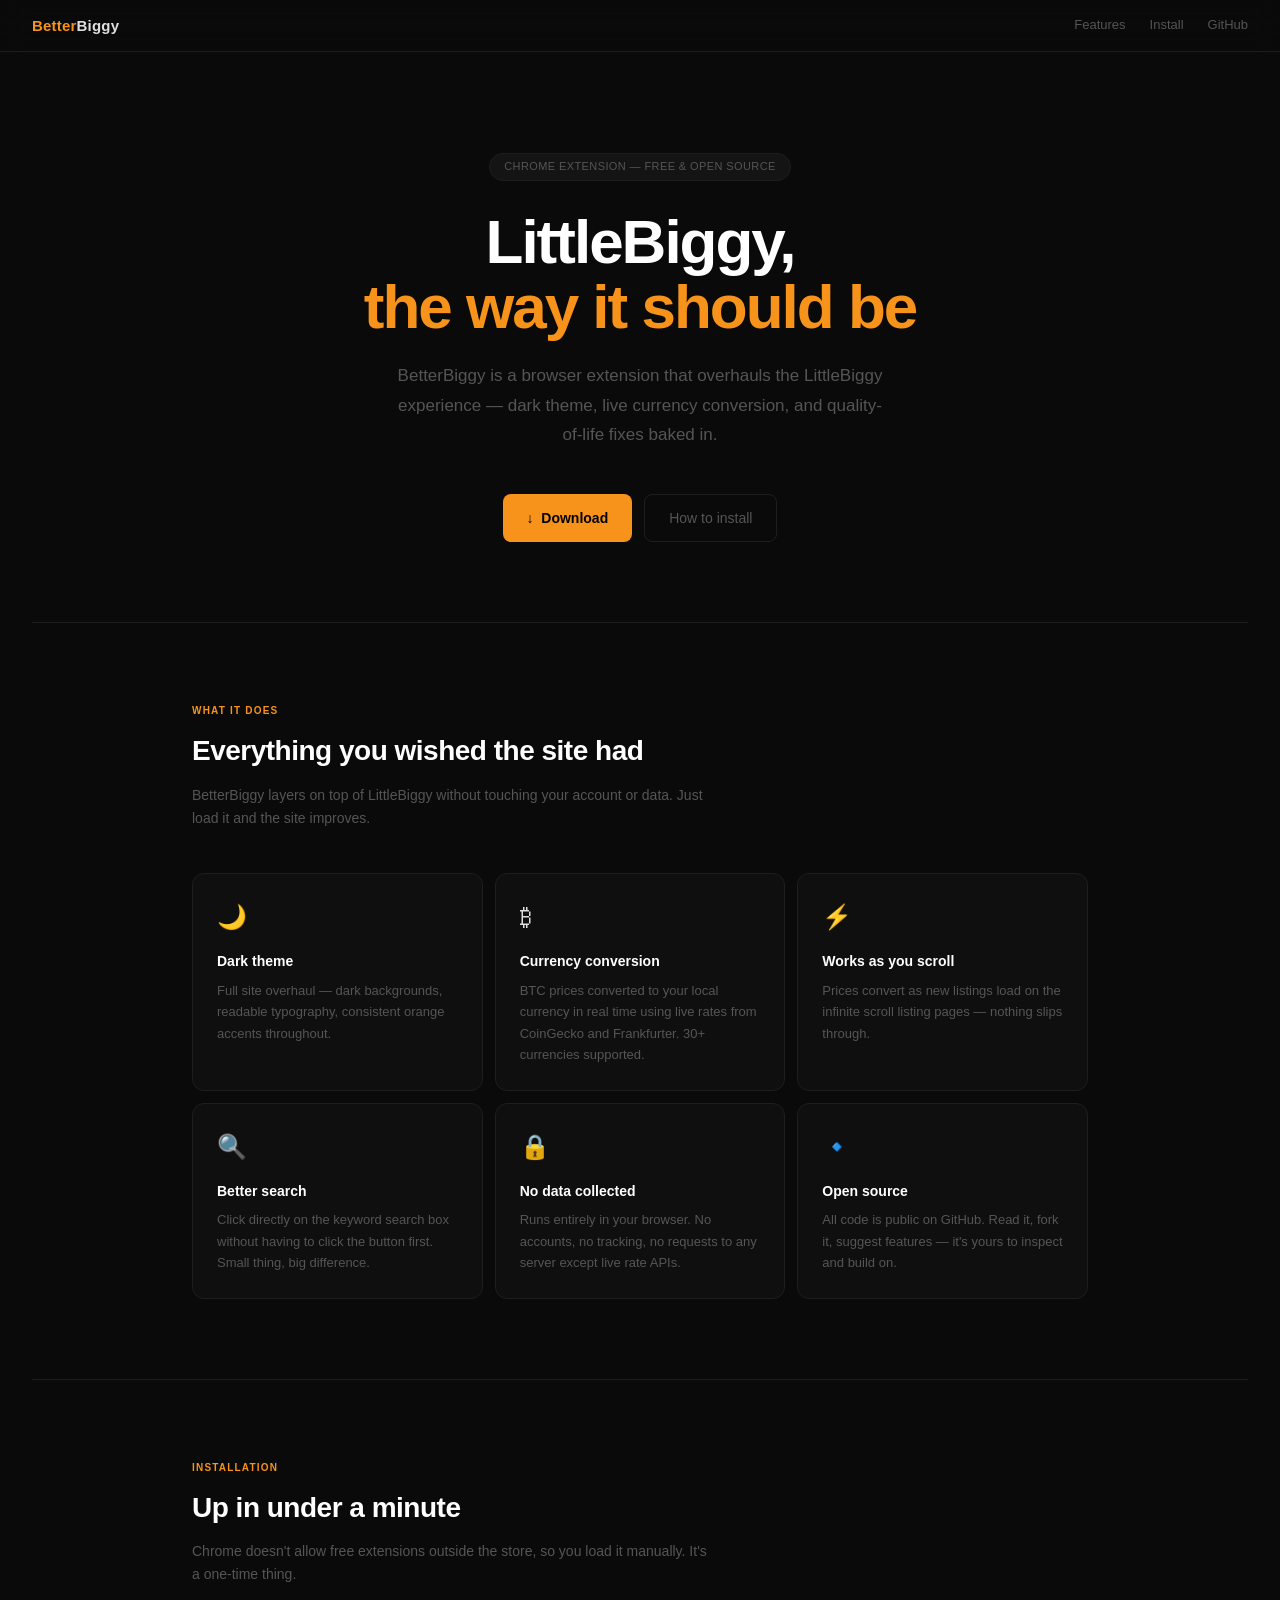
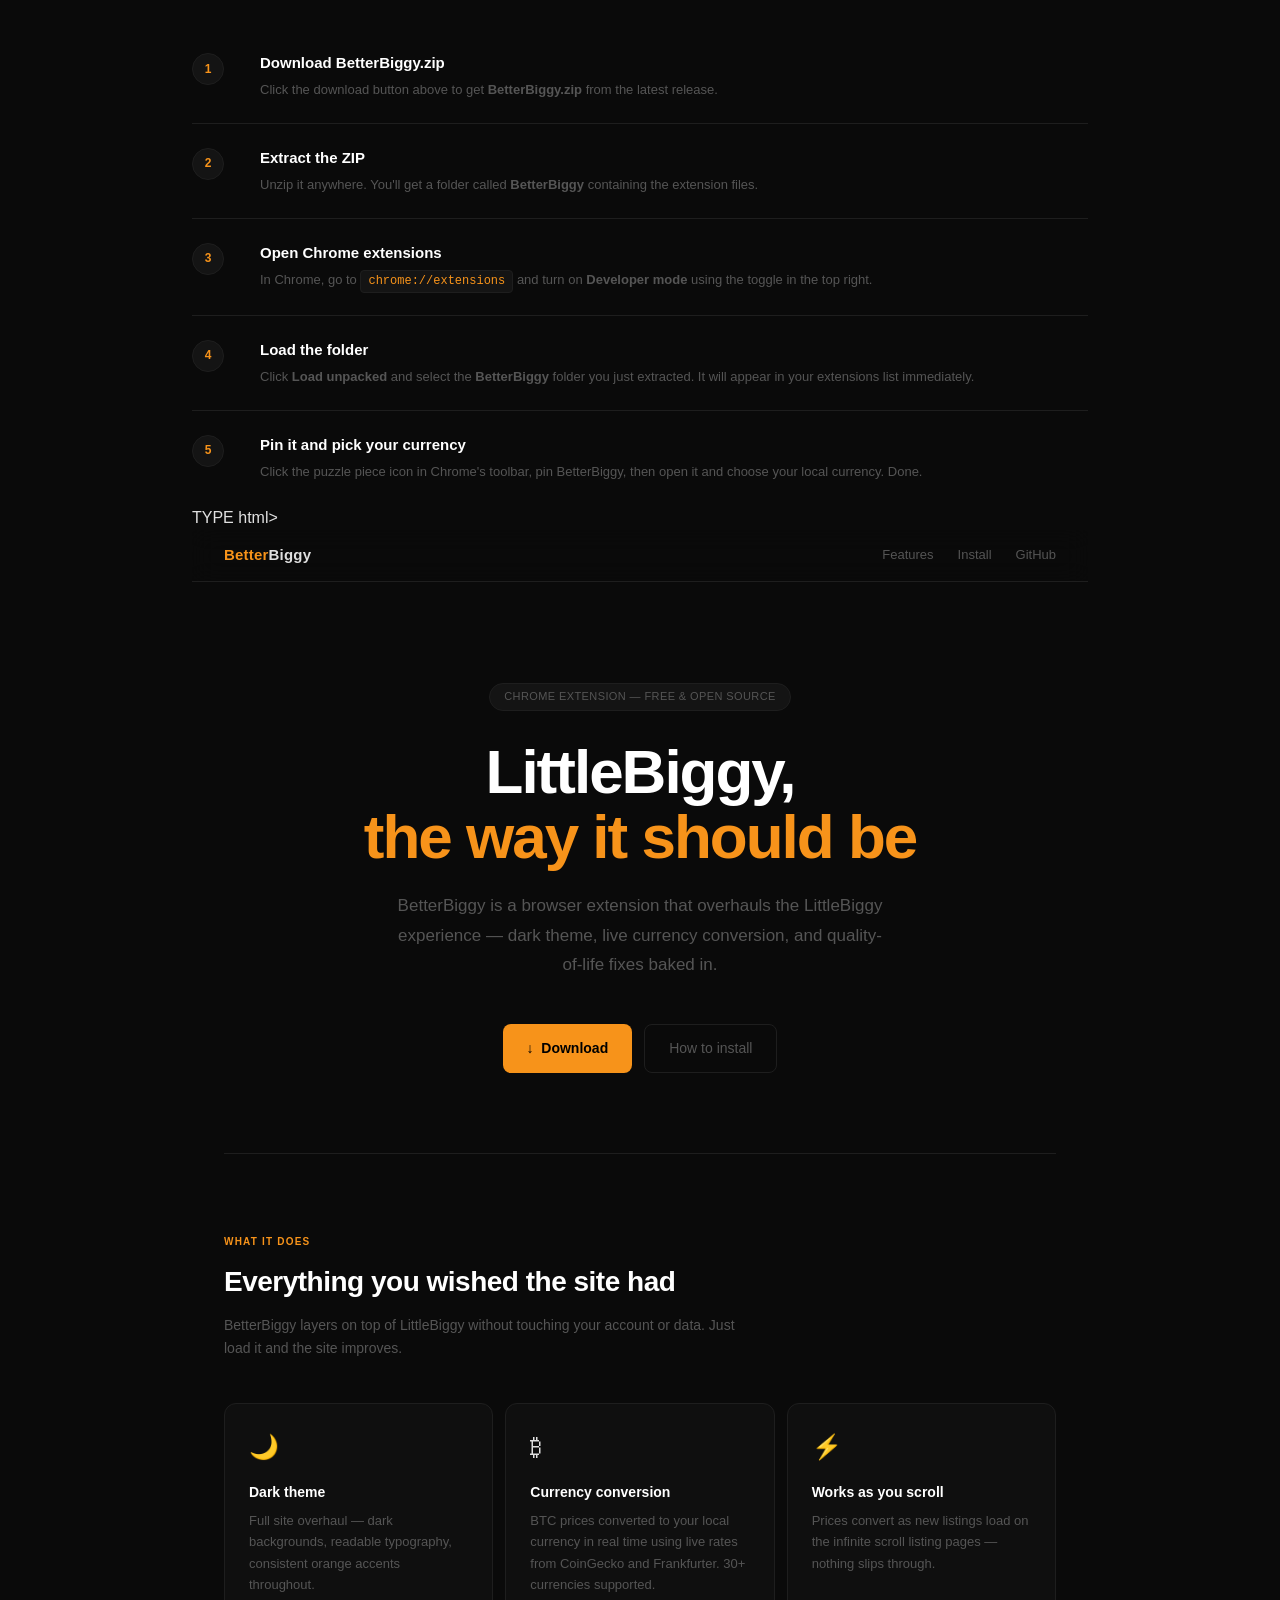
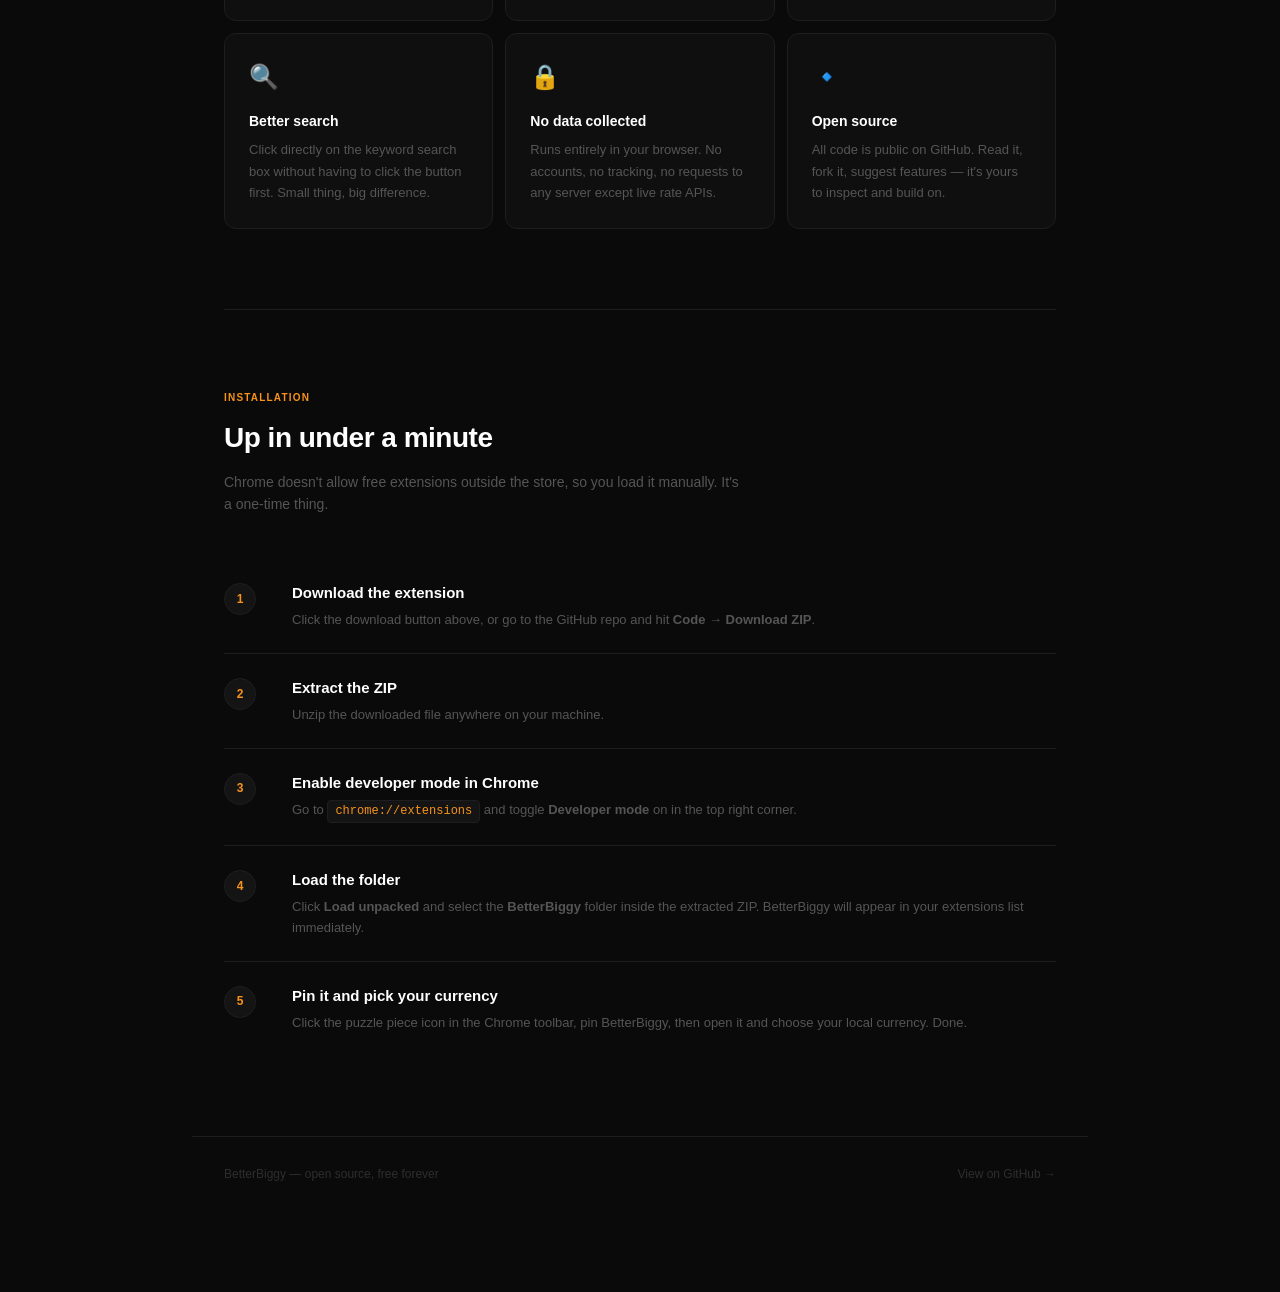
<file: index.html>
<!DOCTYPE html>
<html lang="en">
<head>
  <meta charset="utf-8">
  <meta name="viewport" content="width=device-width, initial-scale=1">
  <title>BetterBiggy — LittleBiggy Mod</title>
  <meta name="description" content="BetterBiggy is a free browser extension that enhances LittleBiggy with a dark theme, local currency conversion, and quality-of-life improvements.">
  <style>
    *, *::before, *::after { box-sizing: border-box; margin: 0; padding: 0; }

    :root {
      --orange: #f7931a;
      --bg:     #0a0a0a;
      --bg2:    #0f0f0f;
      --bg3:    #141414;
      --border: #1e1e1e;
      --text:   #e0e0e0;
      --muted:  #555;
      --dim:    #2e2e2e;
    }

    html { scroll-behavior: smooth; }

    body {
      font-family: -apple-system, BlinkMacSystemFont, "Segoe UI", sans-serif;
      background: var(--bg);
      color: var(--text);
      line-height: 1.6;
    }

    a { color: var(--orange); text-decoration: none; }
    a:hover { text-decoration: underline; }

    /* ── Nav ───────────────────────────────────────────────── */
    nav {
      position: sticky;
      top: 0;
      z-index: 10;
      background: #0a0a0acc;
      backdrop-filter: blur(12px);
      border-bottom: 1px solid var(--border);
      padding: 0 32px;
      display: flex;
      align-items: center;
      justify-content: space-between;
      height: 52px;
    }

    .nav-logo {
      font-size: 15px;
      font-weight: 700;
      letter-spacing: 0.2px;
    }
    .nav-logo .accent { color: var(--orange); }

    .nav-links {
      display: flex;
      gap: 24px;
      font-size: 13px;
    }
    .nav-links a { color: var(--muted); transition: color 0.15s; }
    .nav-links a:hover { color: var(--text); text-decoration: none; }

    /* ── Hero ──────────────────────────────────────────────── */
    .hero {
      max-width: 780px;
      margin: 0 auto;
      padding: 100px 32px 80px;
      text-align: center;
    }

    .badge {
      display: inline-flex;
      align-items: center;
      gap: 6px;
      background: var(--bg3);
      border: 1px solid var(--border);
      border-radius: 20px;
      padding: 4px 14px;
      font-size: 11px;
      color: var(--muted);
      letter-spacing: 0.4px;
      margin-bottom: 28px;
      text-transform: uppercase;
    }

    h1 {
      font-size: clamp(40px, 6vw, 62px);
      font-weight: 800;
      color: #fff;
      letter-spacing: -2px;
      line-height: 1.05;
      margin-bottom: 22px;
    }
    h1 .accent { color: var(--orange); }

    .hero-sub {
      font-size: 17px;
      color: var(--muted);
      max-width: 500px;
      margin: 0 auto 44px;
      line-height: 1.75;
    }

    .hero-actions {
      display: flex;
      gap: 12px;
      justify-content: center;
      flex-wrap: wrap;
    }

    .btn-primary {
      display: inline-flex;
      align-items: center;
      gap: 8px;
      background: var(--orange);
      color: #000;
      font-weight: 700;
      font-size: 14px;
      padding: 12px 24px;
      border-radius: 8px;
      transition: opacity 0.15s;
    }
    .btn-primary:hover { opacity: 0.85; text-decoration: none; }

    .btn-secondary {
      display: inline-flex;
      align-items: center;
      gap: 8px;
      background: none;
      color: var(--muted);
      font-size: 14px;
      padding: 12px 24px;
      border-radius: 8px;
      border: 1px solid var(--border);
      transition: all 0.15s;
    }
    .btn-secondary:hover { border-color: var(--dim); color: var(--text); text-decoration: none; }

    /* ── Divider ───────────────────────────────────────────── */
    .divider { border: none; border-top: 1px solid var(--border); margin: 0 32px; }

    /* ── Section ───────────────────────────────────────────── */
    .section {
      max-width: 960px;
      margin: 0 auto;
      padding: 80px 32px;
    }

    .section-label {
      font-size: 10px;
      font-weight: 700;
      letter-spacing: 1.2px;
      text-transform: uppercase;
      color: var(--orange);
      margin-bottom: 10px;
    }

    .section h2 {
      font-size: 28px;
      font-weight: 700;
      color: #fff;
      letter-spacing: -0.5px;
      margin-bottom: 10px;
    }

    .section-sub {
      font-size: 14px;
      color: var(--muted);
      margin-bottom: 44px;
      max-width: 520px;
    }

    /* ── Feature grid ──────────────────────────────────────── */
    .features {
      display: grid;
      grid-template-columns: repeat(auto-fill, minmax(260px, 1fr));
      gap: 12px;
    }

    .feature {
      background: var(--bg2);
      border: 1px solid var(--border);
      border-radius: 12px;
      padding: 24px;
      transition: border-color 0.15s;
    }
    .feature:hover { border-color: var(--dim); }

    .feature-icon {
      font-size: 24px;
      margin-bottom: 14px;
      display: block;
    }

    .feature h3 {
      font-size: 14px;
      font-weight: 600;
      color: #fff;
      margin-bottom: 7px;
    }

    .feature p {
      font-size: 13px;
      color: var(--muted);
      line-height: 1.65;
    }

    /* ── Install steps ─────────────────────────────────────── */
    .steps { display: flex; flex-direction: column; }

    .step {
      display: grid;
      grid-template-columns: 52px 1fr;
      gap: 16px;
      padding: 22px 0;
      border-bottom: 1px solid var(--border);
    }
    .step:last-child { border-bottom: none; }

    .step-num {
      width: 32px;
      height: 32px;
      border-radius: 50%;
      background: var(--bg3);
      border: 1px solid var(--border);
      display: flex;
      align-items: center;
      justify-content: center;
      font-size: 12px;
      font-weight: 700;
      color: var(--orange);
      flex-shrink: 0;
      margin-top: 2px;
    }

    .step h3 {
      font-size: 15px;
      font-weight: 600;
      color: #fff;
      margin-bottom: 5px;
    }

    .step p { font-size: 13px; color: var(--muted); line-height: 1.6; }

    .code {
      display: inline-block;
      background: var(--bg3);
      border: 1px solid var(--border);
      border-radius: 4px;
      padding: 1px 7px;
      font-family: "SF Mono", "Fira Code", monospace;
      font-size: 12px;
      color: var(--orange);
    }

    /* ── Footer ────────────────────────────────────────────── */
    footer {
      border-top: 1px solid var(--border);
      padding: 28px 32px;
      display: flex;
      align-items: center;
      justify-content: space-between;
      font-size: 12px;
      color: var(--dim);
    }
    footer a { color: var(--dim); }
    footer a:hover { color: var(--muted); text-decoration: none; }
  </style>
</head>
<body>

  <nav>
    <div class="nav-logo"><span class="accent">Better</span>Biggy</div>
    <div class="nav-links">
      <a href="#features">Features</a>
      <a href="#install">Install</a>
      <a href="https://github.com/WollDo/BetterBiggy" target="_blank">GitHub</a>
    </div>
  </nav>

  <div class="hero">
    <div class="badge">Chrome Extension &mdash; Free &amp; Open Source</div>
    <h1>LittleBiggy,<br><span class="accent">the way it should be</span></h1>
    <p class="hero-sub">
      BetterBiggy is a browser extension that overhauls the LittleBiggy experience &mdash; dark theme, live currency conversion, and quality-of-life fixes baked in.
    </p>
    <div class="hero-actions">
      <a class="btn-primary" href="https://github.com/WollDo/BetterBiggy/releases/download/1.0.2/BetterBiggy.zip">
        &#8595;&nbsp; Download
      </a>
      <a class="btn-secondary" href="#install">How to install</a>
    </div>
  </div>

  <hr class="divider">

  <div class="section" id="features">
    <div class="section-label">What it does</div>
    <h2>Everything you wished the site had</h2>
    <p class="section-sub">BetterBiggy layers on top of LittleBiggy without touching your account or data. Just load it and the site improves.</p>

    <div class="features">
      <div class="feature">
        <span class="feature-icon">&#127769;</span>
        <h3>Dark theme</h3>
        <p>Full site overhaul &mdash; dark backgrounds, readable typography, consistent orange accents throughout.</p>
      </div>
      <div class="feature">
        <span class="feature-icon">&#x20BF;</span>
        <h3>Currency conversion</h3>
        <p>BTC prices converted to your local currency in real time using live rates from CoinGecko and Frankfurter. 30+ currencies supported.</p>
      </div>
      <div class="feature">
        <span class="feature-icon">&#9889;</span>
        <h3>Works as you scroll</h3>
        <p>Prices convert as new listings load on the infinite scroll listing pages &mdash; nothing slips through.</p>
      </div>
      <div class="feature">
        <span class="feature-icon">&#128269;</span>
        <h3>Better search</h3>
        <p>Click directly on the keyword search box without having to click the button first. Small thing, big difference.</p>
      </div>
      <div class="feature">
        <span class="feature-icon">&#128274;</span>
        <h3>No data collected</h3>
        <p>Runs entirely in your browser. No accounts, no tracking, no requests to any server except live rate APIs.</p>
      </div>
      <div class="feature">
        <span class="feature-icon">&#128313;</span>
        <h3>Open source</h3>
        <p>All code is public on GitHub. Read it, fork it, suggest features &mdash; it&apos;s yours to inspect and build on.</p>
      </div>
    </div>
  </div>

  <hr class="divider">

  <div class="section" id="install">
    <div class="section-label">Installation</div>
    <h2>Up in under a minute</h2>
    <p class="section-sub">Chrome doesn&apos;t allow free extensions outside the store, so you load it manually. It&apos;s a one-time thing.</p>

    <div class="steps">
      <div class="step">
        <div class="step-num">1</div>
        <div>
          <h3>Download BetterBiggy.zip</h3>
          <p>Click the download button above to get <strong>BetterBiggy.zip</strong> from the latest release.</p>
        </div>
      </div>
      <div class="step">
        <div class="step-num">2</div>
        <div>
          <h3>Extract the ZIP</h3>
          <p>Unzip it anywhere. You&apos;ll get a folder called <strong>BetterBiggy</strong> containing the extension files.</p>
        </div>
      </div>
      <div class="step">
        <div class="step-num">3</div>
        <div>
          <h3>Open Chrome extensions</h3>
          <p>In Chrome, go to <span class="code">chrome://extensions</span> and turn on <strong>Developer mode</strong> using the toggle in the top right.</p>
        </div>
      </div>
      <div class="step">
        <div class="step-num">4</div>
        <div>
          <h3>Load the folder</h3>
          <p>Click <strong>Load unpacked</strong> and select the <strong>BetterBiggy</strong> folder you just extracted. It will appear in your extensions list immediately.</p>
        </div>
      </div>
      <div class="step">
        <div class="step-num">5</div>
        <div>
          <h3>Pin it and pick your currency</h3>
          <p>Click the puzzle piece icon in Chrome&apos;s toolbar, pin BetterBiggy, then open it and choose your local currency. Done.</p>
        </div>
      </div>
    </div>TYPE html>
<html lang="en">
<head>
  <meta charset="utf-8">
  <meta name="viewport" content="width=device-width, initial-scale=1">
  <title>BetterBiggy — LittleBiggy Mod</title>
  <meta name="description" content="BetterBiggy is a free browser extension that enhances LittleBiggy with a dark theme, local currency conversion, and quality-of-life improvements.">
  <style>
    *, *::before, *::after { box-sizing: border-box; margin: 0; padding: 0; }

    :root {
      --orange: #f7931a;
      --bg:     #0a0a0a;
      --bg2:    #0f0f0f;
      --bg3:    #141414;
      --border: #1e1e1e;
      --text:   #e0e0e0;
      --muted:  #555;
      --dim:    #2e2e2e;
    }

    html { scroll-behavior: smooth; }

    body {
      font-family: -apple-system, BlinkMacSystemFont, "Segoe UI", sans-serif;
      background: var(--bg);
      color: var(--text);
      line-height: 1.6;
    }

    a { color: var(--orange); text-decoration: none; }
    a:hover { text-decoration: underline; }

    /* ── Nav ───────────────────────────────────────────────── */
    nav {
      position: sticky;
      top: 0;
      z-index: 10;
      background: #0a0a0acc;
      backdrop-filter: blur(12px);
      border-bottom: 1px solid var(--border);
      padding: 0 32px;
      display: flex;
      align-items: center;
      justify-content: space-between;
      height: 52px;
    }

    .nav-logo {
      font-size: 15px;
      font-weight: 700;
      letter-spacing: 0.2px;
    }
    .nav-logo .accent { color: var(--orange); }

    .nav-links {
      display: flex;
      gap: 24px;
      font-size: 13px;
    }
    .nav-links a { color: var(--muted); transition: color 0.15s; }
    .nav-links a:hover { color: var(--text); text-decoration: none; }

    /* ── Hero ──────────────────────────────────────────────── */
    .hero {
      max-width: 780px;
      margin: 0 auto;
      padding: 100px 32px 80px;
      text-align: center;
    }

    .badge {
      display: inline-flex;
      align-items: center;
      gap: 6px;
      background: var(--bg3);
      border: 1px solid var(--border);
      border-radius: 20px;
      padding: 4px 14px;
      font-size: 11px;
      color: var(--muted);
      letter-spacing: 0.4px;
      margin-bottom: 28px;
      text-transform: uppercase;
    }

    h1 {
      font-size: clamp(40px, 6vw, 62px);
      font-weight: 800;
      color: #fff;
      letter-spacing: -2px;
      line-height: 1.05;
      margin-bottom: 22px;
    }
    h1 .accent { color: var(--orange); }

    .hero-sub {
      font-size: 17px;
      color: var(--muted);
      max-width: 500px;
      margin: 0 auto 44px;
      line-height: 1.75;
    }

    .hero-actions {
      display: flex;
      gap: 12px;
      justify-content: center;
      flex-wrap: wrap;
    }

    .btn-primary {
      display: inline-flex;
      align-items: center;
      gap: 8px;
      background: var(--orange);
      color: #000;
      font-weight: 700;
      font-size: 14px;
      padding: 12px 24px;
      border-radius: 8px;
      transition: opacity 0.15s;
    }
    .btn-primary:hover { opacity: 0.85; text-decoration: none; }

    .btn-secondary {
      display: inline-flex;
      align-items: center;
      gap: 8px;
      background: none;
      color: var(--muted);
      font-size: 14px;
      padding: 12px 24px;
      border-radius: 8px;
      border: 1px solid var(--border);
      transition: all 0.15s;
    }
    .btn-secondary:hover { border-color: var(--dim); color: var(--text); text-decoration: none; }

    /* ── Divider ───────────────────────────────────────────── */
    .divider { border: none; border-top: 1px solid var(--border); margin: 0 32px; }

    /* ── Section ───────────────────────────────────────────── */
    .section {
      max-width: 960px;
      margin: 0 auto;
      padding: 80px 32px;
    }

    .section-label {
      font-size: 10px;
      font-weight: 700;
      letter-spacing: 1.2px;
      text-transform: uppercase;
      color: var(--orange);
      margin-bottom: 10px;
    }

    .section h2 {
      font-size: 28px;
      font-weight: 700;
      color: #fff;
      letter-spacing: -0.5px;
      margin-bottom: 10px;
    }

    .section-sub {
      font-size: 14px;
      color: var(--muted);
      margin-bottom: 44px;
      max-width: 520px;
    }

    /* ── Feature grid ──────────────────────────────────────── */
    .features {
      display: grid;
      grid-template-columns: repeat(auto-fill, minmax(260px, 1fr));
      gap: 12px;
    }

    .feature {
      background: var(--bg2);
      border: 1px solid var(--border);
      border-radius: 12px;
      padding: 24px;
      transition: border-color 0.15s;
    }
    .feature:hover { border-color: var(--dim); }

    .feature-icon {
      font-size: 24px;
      margin-bottom: 14px;
      display: block;
    }

    .feature h3 {
      font-size: 14px;
      font-weight: 600;
      color: #fff;
      margin-bottom: 7px;
    }

    .feature p {
      font-size: 13px;
      color: var(--muted);
      line-height: 1.65;
    }

    /* ── Install steps ─────────────────────────────────────── */
    .steps { display: flex; flex-direction: column; }

    .step {
      display: grid;
      grid-template-columns: 52px 1fr;
      gap: 16px;
      padding: 22px 0;
      border-bottom: 1px solid var(--border);
    }
    .step:last-child { border-bottom: none; }

    .step-num {
      width: 32px;
      height: 32px;
      border-radius: 50%;
      background: var(--bg3);
      border: 1px solid var(--border);
      display: flex;
      align-items: center;
      justify-content: center;
      font-size: 12px;
      font-weight: 700;
      color: var(--orange);
      flex-shrink: 0;
      margin-top: 2px;
    }

    .step h3 {
      font-size: 15px;
      font-weight: 600;
      color: #fff;
      margin-bottom: 5px;
    }

    .step p { font-size: 13px; color: var(--muted); line-height: 1.6; }

    .code {
      display: inline-block;
      background: var(--bg3);
      border: 1px solid var(--border);
      border-radius: 4px;
      padding: 1px 7px;
      font-family: "SF Mono", "Fira Code", monospace;
      font-size: 12px;
      color: var(--orange);
    }

    /* ── Footer ────────────────────────────────────────────── */
    footer {
      border-top: 1px solid var(--border);
      padding: 28px 32px;
      display: flex;
      align-items: center;
      justify-content: space-between;
      font-size: 12px;
      color: var(--dim);
    }
    footer a { color: var(--dim); }
    footer a:hover { color: var(--muted); text-decoration: none; }
  </style>
</head>
<body>

  <nav>
    <div class="nav-logo"><span class="accent">Better</span>Biggy</div>
    <div class="nav-links">
      <a href="#features">Features</a>
      <a href="#install">Install</a>
      <a href="https://github.com/WollDo/BetterBiggy" target="_blank">GitHub</a>
    </div>
  </nav>

  <div class="hero">
    <div class="badge">Chrome Extension &mdash; Free &amp; Open Source</div>
    <h1>LittleBiggy,<br><span class="accent">the way it should be</span></h1>
    <p class="hero-sub">
      BetterBiggy is a browser extension that overhauls the LittleBiggy experience &mdash; dark theme, live currency conversion, and quality-of-life fixes baked in.
    </p>
    <div class="hero-actions">
      <a class="btn-primary" href="https://github.com/WollDo/BetterBiggy/releases/download/1.0.2/BetterBiggy.zip">
        &#8595;&nbsp; Download
      </a>
      <a class="btn-secondary" href="#install">How to install</a>
    </div>
  </div>

  <hr class="divider">

  <div class="section" id="features">
    <div class="section-label">What it does</div>
    <h2>Everything you wished the site had</h2>
    <p class="section-sub">BetterBiggy layers on top of LittleBiggy without touching your account or data. Just load it and the site improves.</p>

    <div class="features">
      <div class="feature">
        <span class="feature-icon">&#127769;</span>
        <h3>Dark theme</h3>
        <p>Full site overhaul &mdash; dark backgrounds, readable typography, consistent orange accents throughout.</p>
      </div>
      <div class="feature">
        <span class="feature-icon">&#x20BF;</span>
        <h3>Currency conversion</h3>
        <p>BTC prices converted to your local currency in real time using live rates from CoinGecko and Frankfurter. 30+ currencies supported.</p>
      </div>
      <div class="feature">
        <span class="feature-icon">&#9889;</span>
        <h3>Works as you scroll</h3>
        <p>Prices convert as new listings load on the infinite scroll listing pages &mdash; nothing slips through.</p>
      </div>
      <div class="feature">
        <span class="feature-icon">&#128269;</span>
        <h3>Better search</h3>
        <p>Click directly on the keyword search box without having to click the button first. Small thing, big difference.</p>
      </div>
      <div class="feature">
        <span class="feature-icon">&#128274;</span>
        <h3>No data collected</h3>
        <p>Runs entirely in your browser. No accounts, no tracking, no requests to any server except live rate APIs.</p>
      </div>
      <div class="feature">
        <span class="feature-icon">&#128313;</span>
        <h3>Open source</h3>
        <p>All code is public on GitHub. Read it, fork it, suggest features &mdash; it&apos;s yours to inspect and build on.</p>
      </div>
    </div>
  </div>

  <hr class="divider">

  <div class="section" id="install">
    <div class="section-label">Installation</div>
    <h2>Up in under a minute</h2>
    <p class="section-sub">Chrome doesn&apos;t allow free extensions outside the store, so you load it manually. It&apos;s a one-time thing.</p>

    <div class="steps">
      <div class="step">
        <div class="step-num">1</div>
        <div>
          <h3>Download the extension</h3>
          <p>Click the download button above, or go to the GitHub repo and hit <strong>Code &rarr; Download ZIP</strong>.</p>
        </div>
      </div>
      <div class="step">
        <div class="step-num">2</div>
        <div>
          <h3>Extract the ZIP</h3>
          <p>Unzip the downloaded file anywhere on your machine.</p>
        </div>
      </div>
      <div class="step">
        <div class="step-num">3</div>
        <div>
          <h3>Enable developer mode in Chrome</h3>
          <p>Go to <span class="code">chrome://extensions</span> and toggle <strong>Developer mode</strong> on in the top right corner.</p>
        </div>
      </div>
      <div class="step">
        <div class="step-num">4</div>
        <div>
          <h3>Load the folder</h3>
          <p>Click <strong>Load unpacked</strong> and select the <strong>BetterBiggy</strong> folder inside the extracted ZIP. BetterBiggy will appear in your extensions list immediately.</p>
        </div>
      </div>
      <div class="step">
        <div class="step-num">5</div>
        <div>
          <h3>Pin it and pick your currency</h3>
          <p>Click the puzzle piece icon in the Chrome toolbar, pin BetterBiggy, then open it and choose your local currency. Done.</p>
        </div>
      </div>
    </div>
  </div>

  <footer>
    <span>BetterBiggy &mdash; open source, free forever</span>
    <a href="https://github.com/WollDo/BetterBiggy" target="_blank">View on GitHub &rarr;</a>
  </footer>

</body>
</html>
</file>
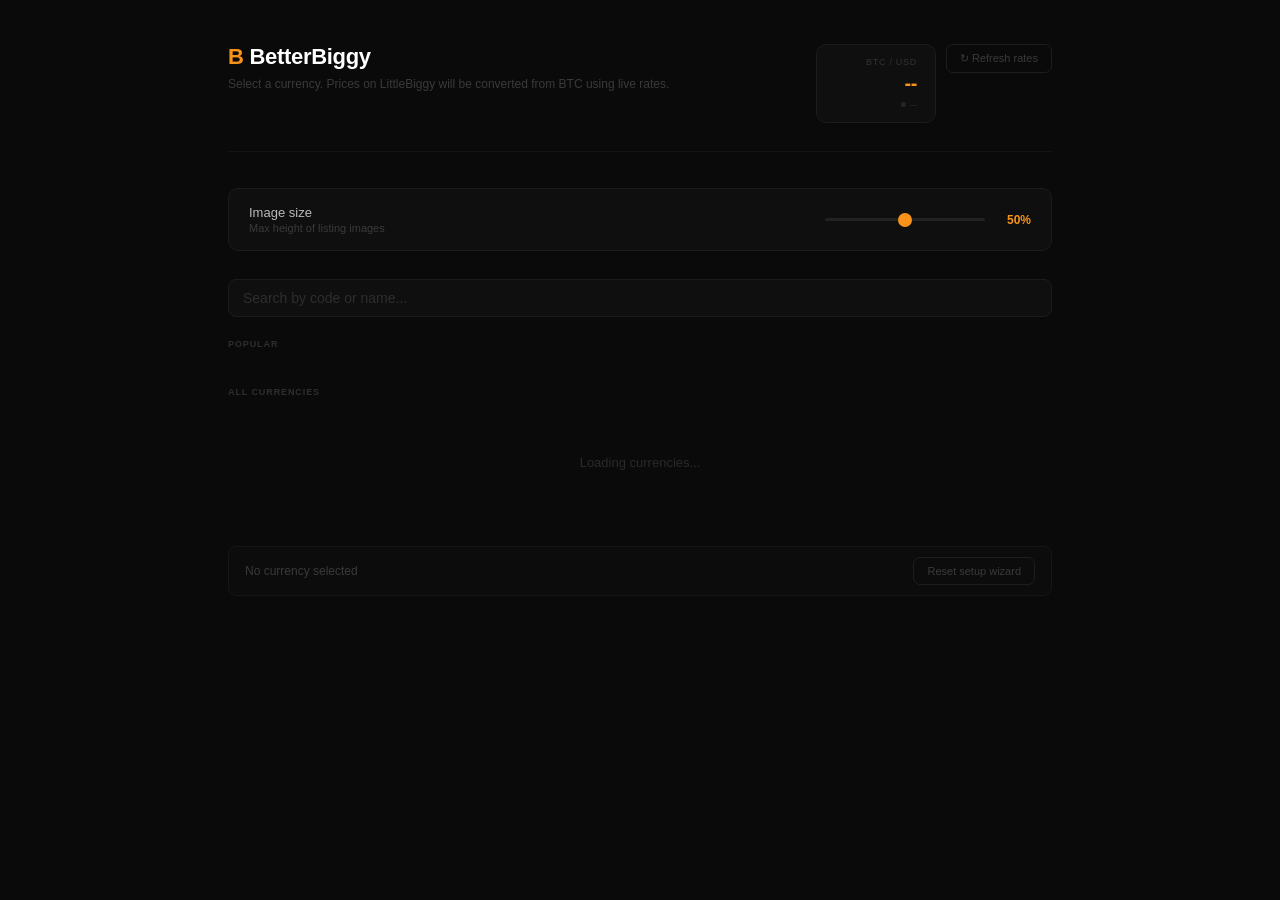
<file: options.html>
<!DOCTYPE html>
<html lang="en">
<head>
  <meta charset="utf-8">
  <title>BetterBiggy</title>
  <style>
    *, *::before, *::after { box-sizing: border-box; margin: 0; padding: 0; }
    body { font-family: -apple-system, BlinkMacSystemFont, "Segoe UI", sans-serif; background: #0a0a0a; color: #e0e0e0; min-height: 100vh; }
    .page { max-width: 880px; margin: 0 auto; padding: 44px 28px 72px; }
    .page-header { display: flex; align-items: flex-start; justify-content: space-between; gap: 24px; margin-bottom: 36px; padding-bottom: 28px; border-bottom: 1px solid #141414; }
    .page-title { font-size: 22px; font-weight: 700; color: #fff; margin-bottom: 5px; letter-spacing: -0.3px; }
    .page-title .accent { color: #f7931a; }
    .page-sub { font-size: 12px; color: #3a3a3a; line-height: 1.5; }
    .header-controls { display: flex; align-items: flex-start; gap: 10px; flex-shrink: 0; }
    .stat-card { background: #0f0f0f; border: 1px solid #1c1c1c; border-radius: 10px; padding: 12px 18px; text-align: right; min-width: 120px; }
    .stat-label { font-size: 9px; color: #333; text-transform: uppercase; letter-spacing: 0.7px; margin-bottom: 5px; }
    .stat-value { font-size: 20px; font-weight: 700; color: #f7931a; letter-spacing: -0.5px; }
    .stat-sub { font-size: 10px; color: #2a2a2a; margin-top: 4px; display: flex; align-items: center; justify-content: flex-end; gap: 4px; }
    .f-dot { width: 5px; height: 5px; border-radius: 50%; background: #252525; }
    .f-dot.fresh { background: #46a758; }
    .f-dot.stale { background: #e07b24; }
    .f-dot.old   { background: #c04040; }
    .btn { background: none; border: 1px solid #1e1e1e; color: #3a3a3a; padding: 7px 13px; border-radius: 7px; cursor: pointer; font-size: 11px; transition: all 0.15s; white-space: nowrap; }
    .btn:hover:not(:disabled) { border-color: #f7931a33; color: #f7931a; }
    .btn:disabled { opacity: 0.3; cursor: default; }
    .search-row { margin-bottom: 22px; }
    .search-input { width: 100%; padding: 10px 14px; background: #0f0f0f; border: 1px solid #1c1c1c; border-radius: 8px; color: #e0e0e0; font-size: 14px; outline: none; transition: border-color 0.15s; }
    .search-input:focus { border-color: #f7931a2a; }
    .search-input::placeholder { color: #2e2e2e; }
    .sec-label { font-size: 9px; font-weight: 700; letter-spacing: 0.9px; text-transform: uppercase; color: #2e2e2e; margin-bottom: 10px; }
    .pinned-row { display: grid; grid-template-columns: repeat(3, 1fr); gap: 8px; margin-bottom: 28px; }
    .pinned-card { background: #0f0f0f; border: 1px solid #1c1c1c; border-radius: 10px; padding: 16px 18px; cursor: pointer; transition: all 0.15s; }
    .pinned-card:hover { background: #131313; border-color: #242424; }
    .pinned-card.active { background: #130f00; border-color: #f7931a2a; }
    .p-top { display: flex; justify-content: space-between; align-items: flex-start; margin-bottom: 6px; }
    .p-code { font-size: 18px; font-weight: 700; color: #aaa; }
    .pinned-card.active .p-code { color: #f7931a; }
    .p-symbol { font-size: 15px; color: #1e1e1e; }
    .pinned-card.active .p-symbol { color: #f7931a2a; }
    .p-name { font-size: 11px; color: #383838; margin-bottom: 12px; white-space: nowrap; overflow: hidden; text-overflow: ellipsis; }
    .p-rate { font-size: 14px; font-weight: 600; color: #252525; }
    .pinned-card.active .p-rate { color: #f7931a99; }
    .p-rate-label { font-size: 9px; color: #1e1e1e; text-transform: uppercase; letter-spacing: 0.5px; margin-top: 2px; }
    .pinned-card.active .p-rate-label { color: #f7931a33; }
    .grid { display: grid; grid-template-columns: repeat(auto-fill, minmax(180px, 1fr)); gap: 5px; }
    .c-card { background: #0c0c0c; border: 1px solid #161616; border-radius: 8px; padding: 10px 13px; cursor: pointer; transition: all 0.12s; }
    .c-card:hover { background: #111; border-color: #1e1e1e; }
    .c-card.active { background: #110e00; border-color: #f7931a1a; }
    .card-top { display: flex; justify-content: space-between; align-items: center; margin-bottom: 2px; }
    .card-code { font-size: 13px; font-weight: 700; color: #666; }
    .c-card.active .card-code { color: #f7931a; }
    .card-sym { font-size: 12px; color: #1e1e1e; }
    .c-card.active .card-sym { color: #f7931a2a; }
    .card-name { font-size: 10px; color: #303030; white-space: nowrap; overflow: hidden; text-overflow: ellipsis; }
    .card-rate { font-size: 10px; color: #222; margin-top: 5px; }
    .c-card.active .card-rate { color: #f7931a55; }
    .no-results { grid-column: 1/-1; padding: 48px; text-align: center; color: #2a2a2a; font-size: 13px; }
    .grid-loading { grid-column: 1/-1; padding: 48px; text-align: center; color: #2a2a2a; font-size: 13px; }
    .appearance-section { margin-bottom: 28px; padding: 16px 20px; background: #0f0f0f; border: 1px solid #1c1c1c; border-radius: 10px; }
    .appearance-row { display: flex; align-items: center; justify-content: space-between; gap: 16px; }
    .appearance-label { font-size: 13px; color: #bbb; font-weight: 500; }
    .appearance-sub { font-size: 11px; color: #3a3a3a; margin-top: 2px; }
    .slider-wrap { display: flex; align-items: center; gap: 10px; }
    .slider-val { font-size: 12px; color: #f7931a; font-weight: 600; min-width: 36px; text-align: right; }
    input[type=range] { -webkit-appearance: none; width: 160px; height: 3px; background: #222; border-radius: 2px; outline: none; border: none !important; box-shadow: none !important; padding: 0 !important; }
    input[type=range]::-webkit-slider-thumb { -webkit-appearance: none; width: 14px; height: 14px; border-radius: 50%; background: #f7931a; cursor: pointer; }
    input[type=range]::-webkit-slider-thumb:hover { background: #ffb347; }
    .status-bar { margin-top: 28px; padding: 10px 16px; background: #0c0c0c; border: 1px solid #161616; border-radius: 8px; font-size: 12px; color: #3a3a3a; display: flex; justify-content: space-between; align-items: center; }
    .status-bar strong { color: #f7931a; font-weight: 600; }
  </style>
</head>
<body>
  <div class="page">
    <div class="page-header">
      <div>
        <div class="page-title"><span class="accent">B</span> BetterBiggy</div>
        <div class="page-sub">Select a currency. Prices on LittleBiggy will be converted from BTC using live rates.</div>
      </div>
      <div class="header-controls">
        <div class="stat-card">
          <div class="stat-label">BTC / USD</div>
          <div class="stat-value" id="btcPrice">--</div>
          <div class="stat-sub">
            <div class="f-dot" id="fDot"></div>
            <span id="lastUpdated">--</span>
          </div>
        </div>
        <button class="btn" id="refreshBtn">&#x21BB; Refresh rates</button>
      </div>
    </div>

        <div class="appearance-section">
      <div class="appearance-row">
        <div>
          <div class="appearance-label">Image size</div>
          <div class="appearance-sub">Max height of listing images</div>
        </div>
        <div class="slider-wrap">
          <input type="range" id="imageSizeSlider" min="0" max="100" step="1" value="50">
          <span class="slider-val" id="imageSizeVal">50%</span>
        </div>
      </div>
    </div>
<div class="search-row">
      <input type="text" class="search-input" id="search" placeholder="Search by code or name..." autocomplete="off" spellcheck="false">
    </div>

    <div id="pinnedSection">
      <div class="sec-label">Popular</div>
      <div class="pinned-row" id="pinnedRow"></div>
    </div>

    <div class="sec-label" id="gridLabel">All currencies</div>
    <div class="grid" id="grid">
      <div class="grid-loading">Loading currencies...</div>
    </div>

    <div class="status-bar">
      <span id="statusText">No currency selected</span>
      <button class="btn" id="resetOnboarding">Reset setup wizard</button>
    </div>
  </div>
  <script src="options.js"></script>
</body>
</html>
</file>
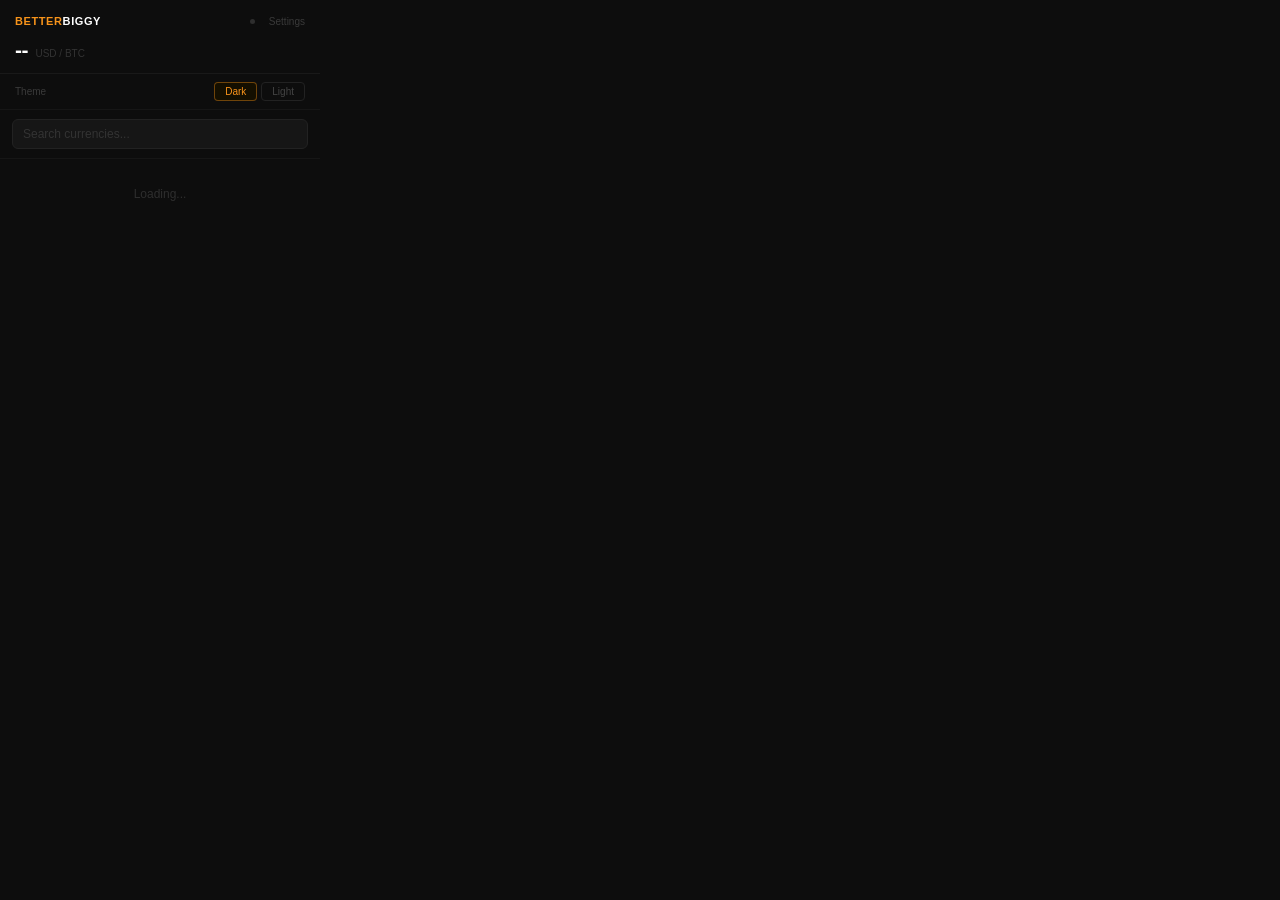
<file: popup.html>
<!DOCTYPE html>
<html>
<head>
  <meta charset="utf-8">
  <style>
    *, *::before, *::after { box-sizing: border-box; margin: 0; padding: 0; }
    body { width: 320px; font-family: -apple-system, BlinkMacSystemFont, "Segoe UI", sans-serif; background: #0d0d0d; color: #e8e8e8; overflow: hidden; }

    #progressStrip { height: 2px; background: #161616; overflow: hidden; opacity: 0; transition: opacity 0.25s; }
    #progressStrip.visible { opacity: 1; }
    #progressFill { height: 100%; width: 0%; background: linear-gradient(90deg, #f7931a, #ffb84d); transition: width 0.18s ease; }

    .header { padding: 13px 15px 11px; border-bottom: 1px solid #191919; }
    .header-top { display: flex; align-items: center; justify-content: space-between; margin-bottom: 11px; }
    .logo { font-size: 11px; font-weight: 700; letter-spacing: 0.6px; text-transform: uppercase; }
    .logo .l1 { color: #f7931a; }
    .logo .l2 { color: #fff; }
    .header-right { display: flex; align-items: center; gap: 10px; }
    .freshness { display: flex; align-items: center; gap: 4px; }
    .f-dot { width: 5px; height: 5px; border-radius: 50%; background: #2e2e2e; }
    .f-dot.fresh { background: #46a758; }
    .f-dot.stale { background: #e07b24; }
    .f-dot.old   { background: #c04040; }
    .f-label { font-size: 10px; color: #3a3a3a; }
    .settings-btn { font-size: 10px; color: #3a3a3a; cursor: pointer; text-decoration: none; transition: color 0.15s; }
    .settings-btn:hover { color: #f7931a; }

    .rates-row { display: flex; align-items: flex-end; justify-content: space-between; }
    .btc-price { font-size: 21px; font-weight: 700; color: #fff; letter-spacing: -0.5px; }
    .btc-denom { font-size: 10px; color: #333; margin-left: 3px; }
    .sel-block { text-align: right; }
    .sel-value { font-size: 14px; font-weight: 600; color: #f7931a; display: block; }
    .sel-label { font-size: 9px; color: #2e2e2e; }

    /* theme toggle row */
    .theme-row { display: flex; align-items: center; justify-content: space-between; padding: 8px 15px; border-bottom: 1px solid #161616; }
    .theme-label { font-size: 10px; color: #3a3a3a; }
    .theme-btns { display: flex; gap: 4px; }
    .theme-btn { padding: 3px 10px; border: 1px solid #222; border-radius: 4px; background: none; color: #444; font-size: 10px; cursor: pointer; transition: all 0.15s; }
    .theme-btn:hover { border-color: #333; color: #888; }
    .theme-btn.active { border-color: #f7931a66; background: #140f00; color: #f7931a; }

    .search-wrap { padding: 9px 12px; border-bottom: 1px solid #161616; }
    .search-wrap input { width: 100%; padding: 7px 10px; background: #161616; border: 1px solid #222; border-radius: 6px; color: #e0e0e0; font-size: 12px; outline: none; transition: border-color 0.15s; }
    .search-wrap input:focus { border-color: #f7931a33; }
    .search-wrap input::placeholder { color: #333; }

    #currencyList { max-height: 260px; overflow-y: auto; }
    #currencyList::-webkit-scrollbar { width: 3px; }
    #currencyList::-webkit-scrollbar-thumb { background: #1e1e1e; border-radius: 2px; }
    .sec-head { padding: 8px 14px 3px; font-size: 9px; font-weight: 700; letter-spacing: 0.9px; text-transform: uppercase; color: #2e2e2e; }
    .sec-div { height: 1px; background: #161616; margin: 4px 0 2px; }
    .c-item { display: grid; grid-template-columns: 40px 1fr auto; align-items: center; padding: 7px 14px; cursor: pointer; transition: background 0.1s; gap: 6px; }
    .c-item:hover { background: #131313; }
    .c-item.active { background: #130f00; border-left: 2px solid #f7931a; padding-left: 12px; }
    .c-code { font-size: 12px; font-weight: 600; color: #888; }
    .c-item.active .c-code { color: #f7931a; }
    .c-name { font-size: 11px; color: #383838; white-space: nowrap; overflow: hidden; text-overflow: ellipsis; }
    .c-val { font-size: 11px; color: #2e2e2e; text-align: right; white-space: nowrap; }
    .c-item.active .c-val { color: #f7931a55; }
    .no-results { padding: 24px; text-align: center; color: #2e2e2e; font-size: 12px; }
    .list-loading { padding: 28px; text-align: center; color: #2e2e2e; font-size: 12px; }
  </style>
</head>
<body>
  <div id="progressStrip"><div id="progressFill"></div></div>

  <div class="header">
    <div class="header-top">
      <div class="logo"><span class="l1">Better</span><span class="l2">Biggy</span></div>
      <div class="header-right">
        <div class="freshness">
          <div class="f-dot" id="fDot"></div>
          <span class="f-label" id="fLabel"></span>
        </div>
        <a class="settings-btn" id="openOptions">Settings</a>
      </div>
    </div>
    <div class="rates-row">
      <div>
        <span class="btc-price" id="btcPrice">--</span>
        <span class="btc-denom">USD / BTC</span>
      </div>
      <div class="sel-block" id="selBlock" style="display:none">
        <span class="sel-value" id="selValue">--</span>
        <span class="sel-label" id="selLabel">--</span>
      </div>
    </div>
  </div>

  <div class="theme-row">
    <span class="theme-label">Theme</span>
    <div class="theme-btns">
      <button class="theme-btn active" id="themeDark">Dark</button>
      <button class="theme-btn" id="themeLight">Light</button>
    </div>
  </div>

  <div class="search-wrap">
    <input type="text" id="search" placeholder="Search currencies..." autocomplete="off" spellcheck="false">
  </div>

  <div id="currencyList"><div class="list-loading">Loading...</div></div>

  <script src="popup.js"></script>
</body>
</html>
</file>
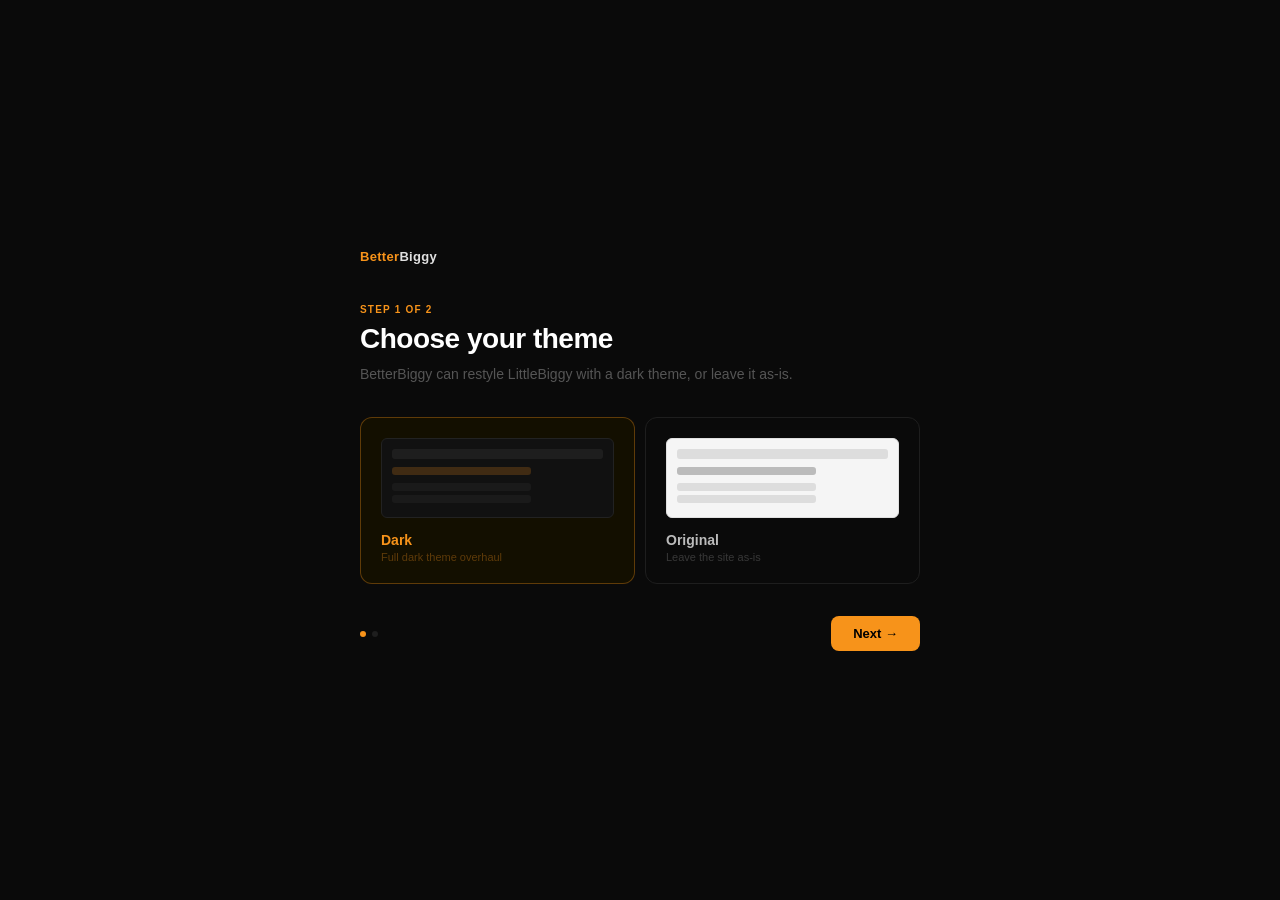
<file: BetterBiggy-src/onboarding.html>
<!DOCTYPE html>
<html lang="en">
<head>
  <meta charset="utf-8">
  <title>Welcome to BetterBiggy</title>
  <style>
    *, *::before, *::after { box-sizing: border-box; margin: 0; padding: 0; }

    body {
      font-family: -apple-system, BlinkMacSystemFont, "Segoe UI", sans-serif;
      background: #0a0a0a;
      color: #e0e0e0;
      min-height: 100vh;
      display: flex;
      align-items: center;
      justify-content: center;
      padding: 32px;
    }

    .wrap {
      width: 100%;
      max-width: 560px;
    }

    /* ── Logo ── */
    .logo {
      font-size: 13px;
      font-weight: 700;
      letter-spacing: 0.3px;
      margin-bottom: 40px;
    }
    .logo .accent { color: #f7931a; }

    /* ── Steps ── */
    .step { display: none; }
    .step.active { display: block; }

    .step-label {
      font-size: 10px;
      font-weight: 700;
      letter-spacing: 1.2px;
      text-transform: uppercase;
      color: #f7931a;
      margin-bottom: 8px;
    }

    h1 {
      font-size: 28px;
      font-weight: 800;
      color: #fff;
      letter-spacing: -0.5px;
      margin-bottom: 8px;
    }

    .sub {
      font-size: 14px;
      color: #555;
      margin-bottom: 32px;
      line-height: 1.6;
    }

    /* ── Theme cards ── */
    .theme-grid {
      display: grid;
      grid-template-columns: 1fr 1fr;
      gap: 10px;
      margin-bottom: 32px;
    }

    .theme-card {
      border: 1px solid #1e1e1e;
      border-radius: 12px;
      padding: 20px;
      cursor: pointer;
      transition: border-color 0.15s, background 0.15s;
      user-select: none;
    }
    .theme-card:hover { border-color: #2a2a2a; background: #0f0f0f; }
    .theme-card.selected { border-color: #f7931a55; background: #130f00; }

    .theme-preview {
      width: 100%;
      height: 80px;
      border-radius: 6px;
      margin-bottom: 14px;
      overflow: hidden;
      position: relative;
    }

    .preview-dark {
      background: #111;
      border: 1px solid #222;
    }
    .preview-dark::before {
      content: '';
      position: absolute;
      top: 10px; left: 10px; right: 10px;
      height: 10px;
      background: #1e1e1e;
      border-radius: 3px;
    }
    .preview-dark::after {
      content: '';
      position: absolute;
      top: 28px; left: 10px;
      width: 60%;
      height: 8px;
      background: #f7931a33;
      border-radius: 3px;
      box-shadow: 0 16px 0 #1a1a1a, 0 28px 0 #1a1a1a;
    }

    .preview-light {
      background: #f5f5f5;
      border: 1px solid #e0e0e0;
    }
    .preview-light::before {
      content: '';
      position: absolute;
      top: 10px; left: 10px; right: 10px;
      height: 10px;
      background: #ddd;
      border-radius: 3px;
    }
    .preview-light::after {
      content: '';
      position: absolute;
      top: 28px; left: 10px;
      width: 60%;
      height: 8px;
      background: #bbb;
      border-radius: 3px;
      box-shadow: 0 16px 0 #ddd, 0 28px 0 #ddd;
    }

    .theme-name {
      font-size: 14px;
      font-weight: 600;
      color: #bbb;
      margin-bottom: 3px;
    }
    .theme-card.selected .theme-name { color: #f7931a; }

    .theme-desc {
      font-size: 11px;
      color: #383838;
    }
    .theme-card.selected .theme-desc { color: #f7931a55; }

    /* ── Currency step ── */
    .search-box {
      width: 100%;
      padding: 10px 14px;
      background: #0f0f0f;
      border: 1px solid #1e1e1e;
      border-radius: 8px;
      color: #e0e0e0;
      font-size: 14px;
      outline: none;
      margin-bottom: 8px;
      transition: border-color 0.15s;
    }
    .search-box:focus { border-color: #f7931a33; }
    .search-box::placeholder { color: #333; }

    .currency-list {
      height: 260px;
      overflow-y: auto;
      border: 1px solid #161616;
      border-radius: 8px;
      margin-bottom: 28px;
    }
    .currency-list::-webkit-scrollbar { width: 3px; }
    .currency-list::-webkit-scrollbar-thumb { background: #222; border-radius: 2px; }

    .sec-head {
      padding: 8px 14px 4px;
      font-size: 9px;
      font-weight: 700;
      letter-spacing: 0.9px;
      text-transform: uppercase;
      color: #2a2a2a;
    }

    .c-item {
      display: grid;
      grid-template-columns: 44px 1fr;
      align-items: center;
      padding: 9px 14px;
      cursor: pointer;
      transition: background 0.1s;
      gap: 8px;
    }
    .c-item:hover { background: #0f0f0f; }
    .c-item.active {
      background: #130f00;
      border-left: 2px solid #f7931a;
      padding-left: 12px;
    }
    .c-code { font-size: 12px; font-weight: 600; color: #666; }
    .c-item.active .c-code { color: #f7931a; }
    .c-name { font-size: 12px; color: #333; white-space: nowrap; overflow: hidden; text-overflow: ellipsis; }
    .no-results { padding: 32px; text-align: center; color: #2a2a2a; font-size: 13px; }
    .list-loading { padding: 32px; text-align: center; color: #2a2a2a; font-size: 13px; }

    /* ── Navigation ── */
    .nav {
      display: flex;
      align-items: center;
      justify-content: space-between;
    }

    .sel-info {
      font-size: 12px;
      color: #333;
    }
    .sel-info strong { color: #f7931a; font-weight: 600; }

    .progress-dots {
      display: flex;
      gap: 6px;
      align-items: center;
    }
    .dot {
      width: 6px;
      height: 6px;
      border-radius: 50%;
      background: #1e1e1e;
      transition: background 0.2s;
    }
    .dot.active { background: #f7931a; }
    .dot.done { background: #f7931a55; }

    .btn {
      background: #f7931a;
      color: #000;
      font-weight: 700;
      font-size: 13px;
      padding: 10px 22px;
      border-radius: 8px;
      border: none;
      cursor: pointer;
      transition: opacity 0.15s;
    }
    .btn:hover { opacity: 0.85; }
    .btn:disabled { opacity: 0.25; cursor: default; }

    .btn-ghost {
      background: none;
      color: #333;
      font-size: 13px;
      padding: 10px 16px;
      border-radius: 8px;
      border: 1px solid #1e1e1e;
      cursor: pointer;
      transition: all 0.15s;
    }
    .btn-ghost:hover { border-color: #2a2a2a; color: #666; }
  </style>
</head>
<body>
  <div class="wrap">
    <div class="logo"><span class="accent">Better</span>Biggy</div>

    <!-- Step 1: Theme -->
    <div class="step active" id="step1">
      <div class="step-label">Step 1 of 2</div>
      <h1>Choose your theme</h1>
      <p class="sub">BetterBiggy can restyle LittleBiggy with a dark theme, or leave it as-is.</p>

      <div class="theme-grid">
        <div class="theme-card selected" data-theme="dark" id="cardDark">
          <div class="theme-preview preview-dark"></div>
          <div class="theme-name">Dark</div>
          <div class="theme-desc">Full dark theme overhaul</div>
        </div>
        <div class="theme-card" data-theme="light" id="cardLight">
          <div class="theme-preview preview-light"></div>
          <div class="theme-name">Original</div>
          <div class="theme-desc">Leave the site as-is</div>
        </div>
      </div>

      <div class="nav">
        <div class="progress-dots">
          <div class="dot active" id="d1"></div>
          <div class="dot" id="d2"></div>
        </div>
        <button class="btn" id="toStep2">Next &rarr;</button>
      </div>
    </div>

    <!-- Step 2: Currency -->
    <div class="step" id="step2">
      <div class="step-label">Step 2 of 2</div>
      <h1>Choose your currency</h1>
      <p class="sub">BTC prices on LittleBiggy will be converted to your local currency using live rates.</p>

      <input type="text" class="search-box" id="search" placeholder="Search by code or name..." autocomplete="off" spellcheck="false">
      <div class="currency-list" id="currencyList">
        <div class="list-loading">Loading currencies...</div>
      </div>

      <div class="nav">
        <div style="display:flex;align-items:center;gap:12px">
          <button class="btn-ghost" id="toStep1">&larr; Back</button>
          <div class="progress-dots">
            <div class="dot done" id="d1b"></div>
            <div class="dot active" id="d2b"></div>
          </div>
        </div>
        <div style="display:flex;align-items:center;gap:14px">
          <span class="sel-info" id="selInfo"></span>
          <button class="btn" id="finish" disabled>Get started</button>
        </div>
      </div>
    </div>
  </div>

  <script src="onboarding.js"></script>
</body>
</html>
</file>
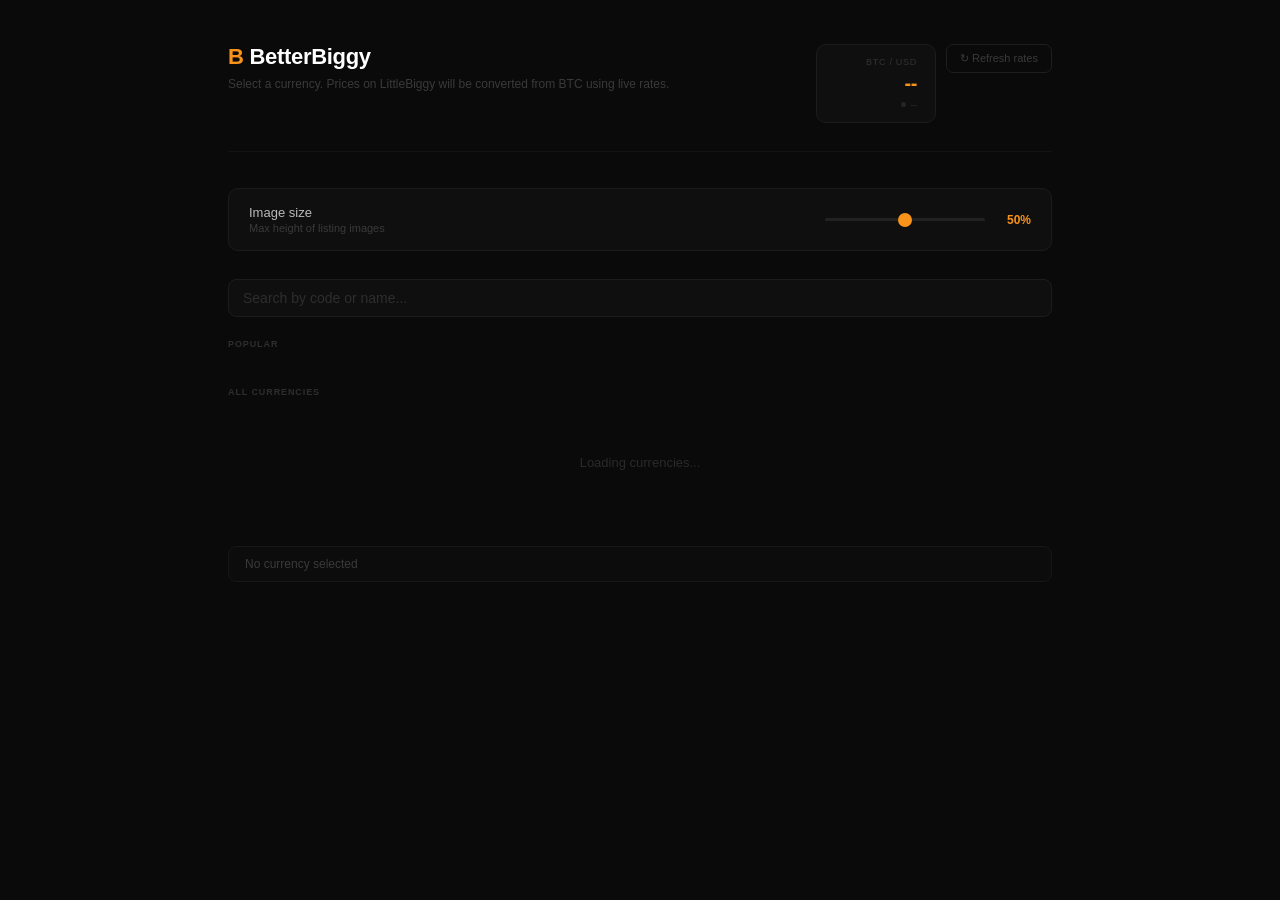
<file: BetterBiggy-src/options.html>
<!DOCTYPE html>
<html lang="en">
<head>
  <meta charset="utf-8">
  <title>BetterBiggy</title>
  <style>
    *, *::before, *::after { box-sizing: border-box; margin: 0; padding: 0; }
    body { font-family: -apple-system, BlinkMacSystemFont, "Segoe UI", sans-serif; background: #0a0a0a; color: #e0e0e0; min-height: 100vh; }
    .page { max-width: 880px; margin: 0 auto; padding: 44px 28px 72px; }
    .page-header { display: flex; align-items: flex-start; justify-content: space-between; gap: 24px; margin-bottom: 36px; padding-bottom: 28px; border-bottom: 1px solid #141414; }
    .page-title { font-size: 22px; font-weight: 700; color: #fff; margin-bottom: 5px; letter-spacing: -0.3px; }
    .page-title .accent { color: #f7931a; }
    .page-sub { font-size: 12px; color: #3a3a3a; line-height: 1.5; }
    .header-controls { display: flex; align-items: flex-start; gap: 10px; flex-shrink: 0; }
    .stat-card { background: #0f0f0f; border: 1px solid #1c1c1c; border-radius: 10px; padding: 12px 18px; text-align: right; min-width: 120px; }
    .stat-label { font-size: 9px; color: #333; text-transform: uppercase; letter-spacing: 0.7px; margin-bottom: 5px; }
    .stat-value { font-size: 20px; font-weight: 700; color: #f7931a; letter-spacing: -0.5px; }
    .stat-sub { font-size: 10px; color: #2a2a2a; margin-top: 4px; display: flex; align-items: center; justify-content: flex-end; gap: 4px; }
    .f-dot { width: 5px; height: 5px; border-radius: 50%; background: #252525; }
    .f-dot.fresh { background: #46a758; }
    .f-dot.stale { background: #e07b24; }
    .f-dot.old   { background: #c04040; }
    .btn { background: none; border: 1px solid #1e1e1e; color: #3a3a3a; padding: 7px 13px; border-radius: 7px; cursor: pointer; font-size: 11px; transition: all 0.15s; white-space: nowrap; }
    .btn:hover:not(:disabled) { border-color: #f7931a33; color: #f7931a; }
    .btn:disabled { opacity: 0.3; cursor: default; }
    .search-row { margin-bottom: 22px; }
    .search-input { width: 100%; padding: 10px 14px; background: #0f0f0f; border: 1px solid #1c1c1c; border-radius: 8px; color: #e0e0e0; font-size: 14px; outline: none; transition: border-color 0.15s; }
    .search-input:focus { border-color: #f7931a2a; }
    .search-input::placeholder { color: #2e2e2e; }
    .sec-label { font-size: 9px; font-weight: 700; letter-spacing: 0.9px; text-transform: uppercase; color: #2e2e2e; margin-bottom: 10px; }
    .pinned-row { display: grid; grid-template-columns: repeat(3, 1fr); gap: 8px; margin-bottom: 28px; }
    .pinned-card { background: #0f0f0f; border: 1px solid #1c1c1c; border-radius: 10px; padding: 16px 18px; cursor: pointer; transition: all 0.15s; }
    .pinned-card:hover { background: #131313; border-color: #242424; }
    .pinned-card.active { background: #130f00; border-color: #f7931a2a; }
    .p-top { display: flex; justify-content: space-between; align-items: flex-start; margin-bottom: 6px; }
    .p-code { font-size: 18px; font-weight: 700; color: #aaa; }
    .pinned-card.active .p-code { color: #f7931a; }
    .p-symbol { font-size: 15px; color: #1e1e1e; }
    .pinned-card.active .p-symbol { color: #f7931a2a; }
    .p-name { font-size: 11px; color: #383838; margin-bottom: 12px; white-space: nowrap; overflow: hidden; text-overflow: ellipsis; }
    .p-rate { font-size: 14px; font-weight: 600; color: #252525; }
    .pinned-card.active .p-rate { color: #f7931a99; }
    .p-rate-label { font-size: 9px; color: #1e1e1e; text-transform: uppercase; letter-spacing: 0.5px; margin-top: 2px; }
    .pinned-card.active .p-rate-label { color: #f7931a33; }
    .grid { display: grid; grid-template-columns: repeat(auto-fill, minmax(180px, 1fr)); gap: 5px; }
    .c-card { background: #0c0c0c; border: 1px solid #161616; border-radius: 8px; padding: 10px 13px; cursor: pointer; transition: all 0.12s; }
    .c-card:hover { background: #111; border-color: #1e1e1e; }
    .c-card.active { background: #110e00; border-color: #f7931a1a; }
    .card-top { display: flex; justify-content: space-between; align-items: center; margin-bottom: 2px; }
    .card-code { font-size: 13px; font-weight: 700; color: #666; }
    .c-card.active .card-code { color: #f7931a; }
    .card-sym { font-size: 12px; color: #1e1e1e; }
    .c-card.active .card-sym { color: #f7931a2a; }
    .card-name { font-size: 10px; color: #303030; white-space: nowrap; overflow: hidden; text-overflow: ellipsis; }
    .card-rate { font-size: 10px; color: #222; margin-top: 5px; }
    .c-card.active .card-rate { color: #f7931a55; }
    .no-results { grid-column: 1/-1; padding: 48px; text-align: center; color: #2a2a2a; font-size: 13px; }
    .grid-loading { grid-column: 1/-1; padding: 48px; text-align: center; color: #2a2a2a; font-size: 13px; }
    .appearance-section { margin-bottom: 28px; padding: 16px 20px; background: #0f0f0f; border: 1px solid #1c1c1c; border-radius: 10px; }
    .appearance-row { display: flex; align-items: center; justify-content: space-between; gap: 16px; }
    .appearance-label { font-size: 13px; color: #bbb; font-weight: 500; }
    .appearance-sub { font-size: 11px; color: #3a3a3a; margin-top: 2px; }
    .slider-wrap { display: flex; align-items: center; gap: 10px; }
    .slider-val { font-size: 12px; color: #f7931a; font-weight: 600; min-width: 36px; text-align: right; }
    input[type=range] { -webkit-appearance: none; width: 160px; height: 3px; background: #222; border-radius: 2px; outline: none; border: none !important; box-shadow: none !important; padding: 0 !important; }
    input[type=range]::-webkit-slider-thumb { -webkit-appearance: none; width: 14px; height: 14px; border-radius: 50%; background: #f7931a; cursor: pointer; }
    input[type=range]::-webkit-slider-thumb:hover { background: #ffb347; }
    .status-bar { margin-top: 28px; padding: 10px 16px; background: #0c0c0c; border: 1px solid #161616; border-radius: 8px; font-size: 12px; color: #3a3a3a; display: flex; justify-content: space-between; align-items: center; }
    .status-bar strong { color: #f7931a; font-weight: 600; }
  </style>
</head>
<body>
  <div class="page">
    <div class="page-header">
      <div>
        <div class="page-title"><span class="accent">B</span> BetterBiggy</div>
        <div class="page-sub">Select a currency. Prices on LittleBiggy will be converted from BTC using live rates.</div>
      </div>
      <div class="header-controls">
        <div class="stat-card">
          <div class="stat-label">BTC / USD</div>
          <div class="stat-value" id="btcPrice">--</div>
          <div class="stat-sub">
            <div class="f-dot" id="fDot"></div>
            <span id="lastUpdated">--</span>
          </div>
        </div>
        <button class="btn" id="refreshBtn">&#x21BB; Refresh rates</button>
      </div>
    </div>

        <div class="appearance-section">
      <div class="appearance-row">
        <div>
          <div class="appearance-label">Image size</div>
          <div class="appearance-sub">Max height of listing images</div>
        </div>
        <div class="slider-wrap">
          <input type="range" id="imageSizeSlider" min="0" max="100" step="1" value="50">
          <span class="slider-val" id="imageSizeVal">50%</span>
        </div>
      </div>
    </div>
<div class="search-row">
      <input type="text" class="search-input" id="search" placeholder="Search by code or name..." autocomplete="off" spellcheck="false">
    </div>

    <div id="pinnedSection">
      <div class="sec-label">Popular</div>
      <div class="pinned-row" id="pinnedRow"></div>
    </div>

    <div class="sec-label" id="gridLabel">All currencies</div>
    <div class="grid" id="grid">
      <div class="grid-loading">Loading currencies...</div>
    </div>

    <div class="status-bar"><span id="statusText">No currency selected</span></div>
  </div>
  <script src="options.js"></script>
</body>
</html>
</file>
